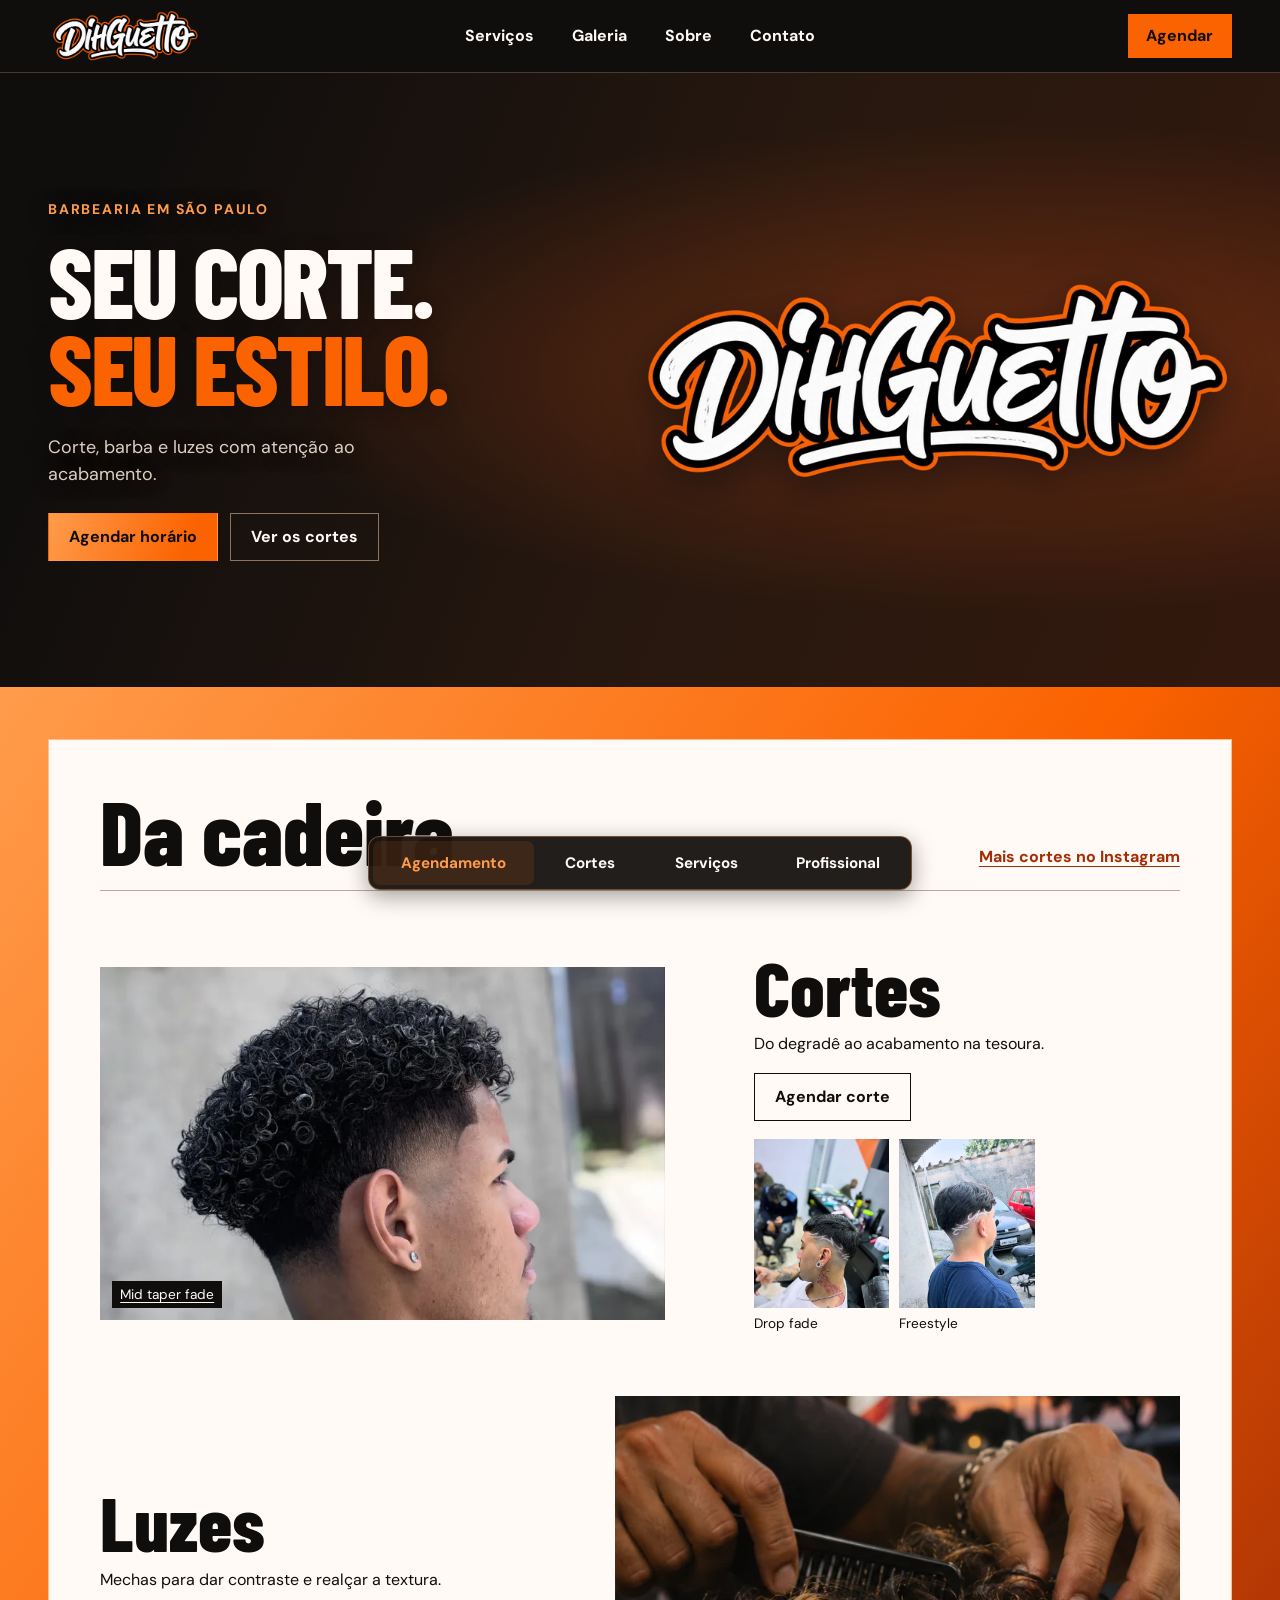
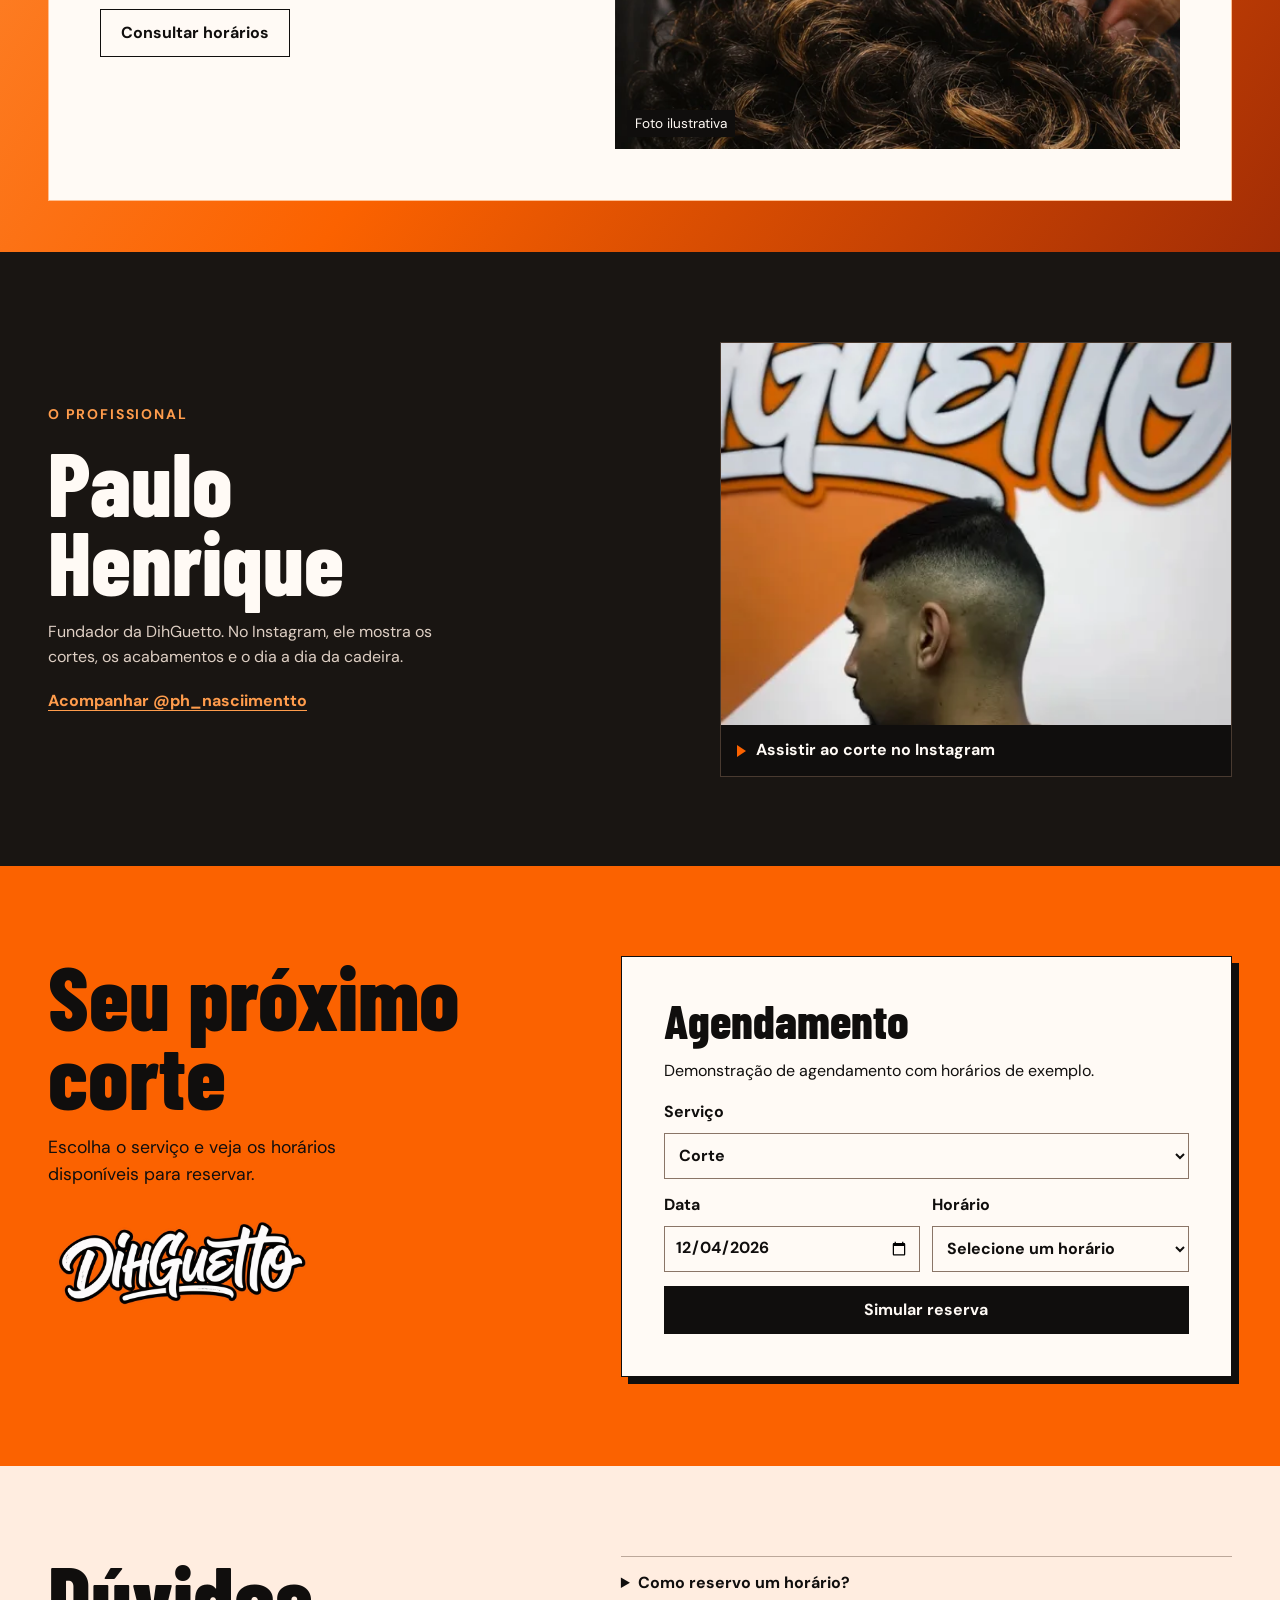
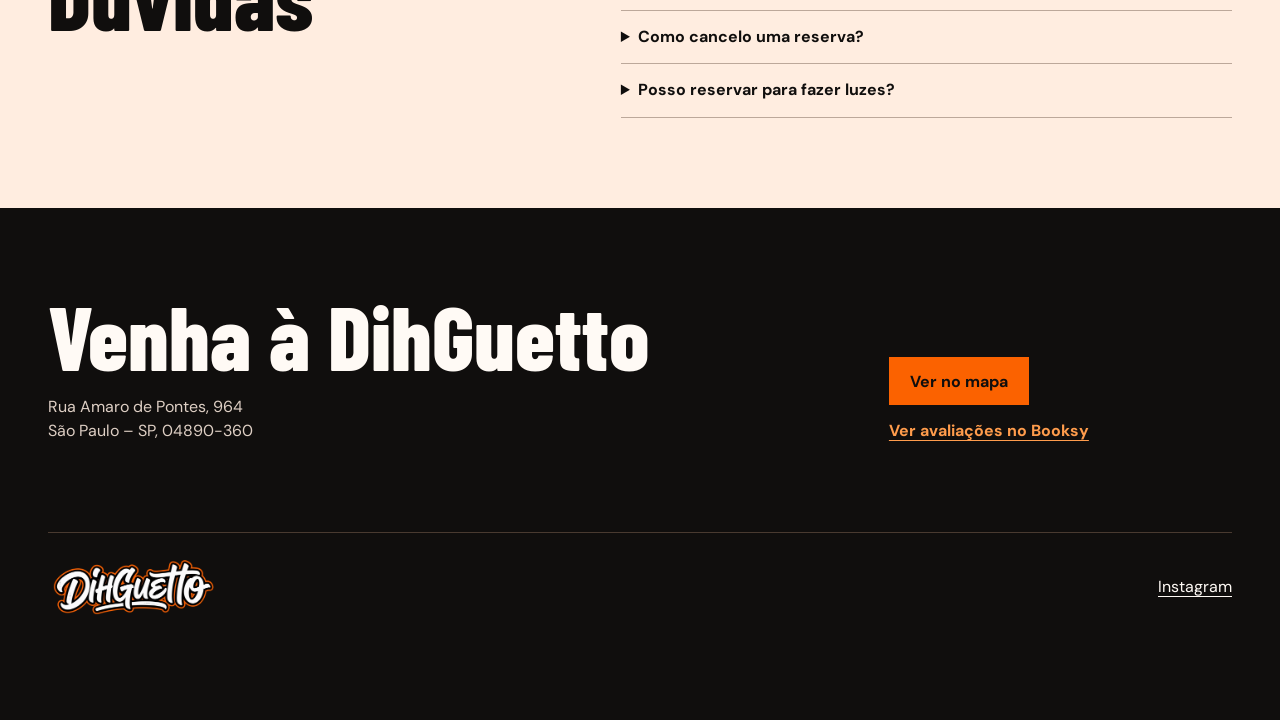
<file: index.html>
<!doctype html>
<html lang="pt-BR">
<head>
<meta charset="utf-8">
<meta name="viewport" content="width=device-width, initial-scale=1">
<meta name="description" content="DihGuetto Barbearia em São Paulo. Conheça os cortes, barba e luzes, confira os trabalhos e consulte a agenda.">
<title>DihGuetto Barbearia | Prévia</title>
<meta name="robots" content="noindex, nofollow">
<link rel="preconnect" href="https://fonts.googleapis.com">
<link rel="preconnect" href="https://fonts.gstatic.com" crossorigin>
<link href="https://fonts.googleapis.com/css2?family=Barlow+Condensed:wght@700;800;900&family=DM+Sans:wght@400;500;600;700&display=swap" rel="stylesheet">
<link rel="stylesheet" href="./palette.css">
<link rel="stylesheet" href="./style.css">
<script src="./intro.js" defer></script>
<script src="./preview.js" defer></script>
<script src="./motion.js" defer></script>
<script src="./scroll-tools.js" defer></script>
</head>
<body>
<div class="intro-screen" id="intro-screen" aria-hidden="true" hidden>
  <div class="intro-content">
    <div class="intro-mark">
      <span class="intro-scissors intro-scissors-orange scissors-shape"><span></span><span></span></span>
      <span class="intro-scissors intro-scissors-white scissors-shape"><span></span><span></span></span>
    </div>
    <p>Carregando</p>
  </div>
</div>
<a class="skip" href="#conteudo">Ir para o conteúdo</a>
<header class="header" id="inicio">
  <div class="wrap nav-shell">
    <a class="brand" href="#inicio" aria-label="DihGuetto Barbearia, início"><img src="./logo.webp" alt="" width="150" height="50"></a>
    <nav aria-label="Principal">
      <a href="#servicos">Serviços</a>
      <a href="#trabalhos">Galeria</a>
      <a href="#sobre">Sobre</a>
      <a href="#contato">Contato</a>
    </nav>
    <a class="button nav-button" href="#agenda">Agendar</a>
  </div>
</header>
<main id="conteudo">
  <section class="opening" aria-labelledby="hero-title">
    <div class="cover-art" data-motion="fade">
      <img class="cover-logo" src="./logo.webp" alt="DihGuetto Barbearia" width="800" height="266" fetchpriority="high">
    </div>
    <div class="wrap opening-content">
      <div class="opening-copy">
        <p class="opening-label">Barbearia em São Paulo</p>
        <h1 id="hero-title">Seu corte.<br><span>Seu estilo.</span></h1>
        <p class="opening-description">Corte, barba e luzes com atenção ao acabamento.</p>
        <div class="opening-actions">
          <a class="button" href="#agenda">Agendar horário</a>
          <a class="button outline" href="#trabalhos">Ver os cortes</a>
        </div>
      </div>
    </div>
  </section>
  <section class="showcase" id="trabalhos" aria-labelledby="galeria-titulo">
    <div class="wrap showcase-panel">
      <div class="section-heading" data-motion="fade"><h2 id="galeria-titulo">Da cadeira</h2><a href="https://www.instagram.com/ph_nasciimentto/" target="_blank" rel="noopener noreferrer">Mais cortes no Instagram</a></div>
      <article class="category" id="cortes" aria-labelledby="cortes-titulo">
        <figure class="category-cover" data-motion="rotate">
          <img class="cut-cover" src="./corte-mid-taper.webp" alt="Corte mid taper fade com cachos no topo e degradê na lateral" width="800" height="1052" loading="lazy">
          <figcaption><a href="https://www.instagram.com/p/Df7mEzhm0NH/" target="_blank" rel="noopener noreferrer">Mid taper fade</a></figcaption>
        </figure>
        <div class="category-body" data-motion="rise">
          <h3 id="cortes-titulo">Cortes</h3>
          <p>Do degradê ao acabamento na tesoura.</p>
          <a class="button outline" href="#agenda" data-service="corte">Agendar corte</a>
          <div class="photo-grid" id="photos-cortes" role="group" aria-label="Galeria de cortes">
            <figure><a href="https://www.instagram.com/p/DaqWnswES21/" target="_blank" rel="noopener noreferrer" aria-label="Abrir Drop fade no Instagram"><img src="./corte-drop-fade.webp" alt="Drop fade com desenho na lateral" width="460" height="613" loading="lazy"></a><figcaption>Drop fade</figcaption></figure>
            <figure><a href="https://www.instagram.com/p/DZa0Ymkkd4E/" target="_blank" rel="noopener noreferrer" aria-label="Abrir Freestyle no Instagram"><img src="./corte-freestyle.webp" alt="Corte freestyle com desenho na nuca" width="460" height="607" loading="lazy"></a><figcaption>Freestyle</figcaption></figure>
          </div>
          <p class="gallery-status" id="gallery-cortes-status" role="status"></p>
        </div>
      </article>
      <article class="category reverse" id="luzes" aria-labelledby="luzes-titulo">
        <figure class="category-cover" data-motion="slide" data-direction="right">
          <img src="./luzes-capa.webp" alt="Detalhe ilustrativo de luzes douradas em cabelo cacheado" width="720" height="960" loading="lazy">
          <figcaption>Foto ilustrativa</figcaption>
        </figure>
        <div class="category-body" data-motion="rise">
          <h3 id="luzes-titulo">Luzes</h3>
          <p>Mechas para dar contraste e realçar a textura.</p>
          <a class="button outline" href="#agenda" data-service="luzes">Consultar horários</a>
          <div class="photo-grid" id="photos-luzes" aria-label="Galeria de luzes"></div>
          <p class="gallery-status" id="gallery-luzes-status" role="status"></p>
        </div>
      </article>
    </div>
  </section>
  <section class="about" id="sobre" aria-labelledby="sobre-titulo">
    <div class="wrap about-grid">
      <div class="about-copy" data-motion="fade">
        <p class="opening-label">O profissional</p>
        <h2 id="sobre-titulo">Paulo Henrique</h2>
        <p>Fundador da DihGuetto. No Instagram, ele mostra os cortes, os acabamentos e o dia a dia da cadeira.</p>
        <a class="text-link" href="https://www.instagram.com/ph_nasciimentto/" target="_blank" rel="noopener noreferrer">Acompanhar @ph_nasciimentto</a>
      </div>
      <a class="reel" href="https://www.instagram.com/reel/DfsfDOsOC81/" target="_blank" rel="noopener noreferrer" data-motion="rise">
        <img src="./corte-dihguetto.webp" alt="" width="460" height="818" loading="lazy">
        <span class="reel-label"><span class="play" aria-hidden="true"></span>Assistir ao corte no Instagram</span>
      </a>
    </div>
  </section>
<section class="booking" id="agenda" aria-labelledby="agenda-titulo"><div class="wrap booking-grid">
  <div class="booking-copy" data-motion="fade">
    <h2 id="agenda-titulo">Seu próximo corte</h2>
    <p>Escolha o serviço e veja os horários disponíveis para reservar.</p>
    <img src="./logo.webp" alt="" width="360" height="120" loading="lazy">
  </div>
  <div class="booking-form-panel" id="servicos" data-motion="fade">
    <h3>Agendamento</h3>
    <p id="preview-disclosure">Demonstração de agendamento com horários de exemplo.</p>
    <form id="preview-booking" aria-describedby="preview-disclosure" hidden>
      <label>Serviço<select name="service" id="preview-service" required>
        <option value="corte">Corte</option>
        <option value="barba">Barba</option>
        <option value="combo">Corte + barba</option>
        <option value="luzes">Luzes</option>
      </select></label>
      <div class="fields">
        <label>Data<input name="date" id="preview-date" type="date" required></label>
        <label>Horário<select name="time" id="preview-time" required>
          <option value="">Selecione um horário</option>
          <option value="10:00">10:00</option>
          <option value="14:30">14:30</option>
          <option value="17:00">17:00</option>
        </select></label>
      </div>
      <button type="submit" class="button">Simular reserva</button>
    </form>
    <p class="service-summary" id="preview-result" role="status"></p>
  </div>
</div></section>
  <section class="questions" id="duvidas" aria-labelledby="duvidas-titulo">
    <div class="wrap questions-grid">
      <h2 id="duvidas-titulo" data-motion="fade">Dúvidas</h2>
      <div data-motion="rise">
        <details><summary>Como reservo um horário?</summary><p>Escolha um serviço, uma data e um horário livre. Depois, informe seus dados e confirme. Guarde o código mostrado na tela.</p></details>
        <details><summary>Como cancelo uma reserva?</summary><p>Abra “Cancelar uma reserva” na seção de agendamento. Informe a data e o código antes do horário marcado para liberar a vaga.</p></details>
        <details><summary>Posso reservar para fazer luzes?</summary><p>Quando o serviço estiver disponível, selecione Luzes na agenda para ver o preço, a duração e os horários livres.</p></details>
      </div>
    </div>
  </section>
  <section class="contact" id="contato" aria-labelledby="contato-titulo">
    <div class="wrap contact-grid">
      <div data-motion="fade">
        <h2 id="contato-titulo">Venha à DihGuetto</h2>
        <address>Rua Amaro de Pontes, 964<br>São Paulo – SP, 04890-360</address>
      </div>
      <div class="contact-actions" data-motion="rise">
        <a class="button" href="https://www.google.com/maps/search/?api=1&amp;query=Rua+Amaro+de+Pontes+964+S%C3%A3o+Paulo" target="_blank" rel="noopener noreferrer">Ver no mapa</a>
        <a class="text-link" href="https://booksy.com/pt-br/413314_dihguetto_barbearias_1047773_sao-paulo" target="_blank" rel="noopener noreferrer">Ver avaliações no Booksy</a>
      </div>
    </div>
  </section>
</main>
<footer>
  <div class="wrap foot" data-motion="fade">
    <a href="#inicio" aria-label="DihGuetto Barbearia, voltar ao início"><img src="./logo.webp" alt="" width="166" height="55"></a>
    <div><a href="https://www.instagram.com/ph_nasciimentto/" target="_blank" rel="noopener noreferrer">Instagram</a></div>
  </div>
</footer>
<nav class="quick-nav" aria-label="Acesso rápido">
  <a href="#agenda">Agendamento</a>
  <a href="#cortes">Cortes</a>
  <a href="#servicos">Serviços</a>
  <a href="#sobre">Profissional</a>
</nav>
<div class="scroll-tools" id="scroll-tools" aria-hidden="true" hidden>
  <span class="scroll-tool">
    <img class="scroll-clipper-image" src="./maquininha-rolagem.webp" alt="" width="160" height="160">
  </span>
  <span class="scroll-tool">
    <span class="scroll-shears">
      <img class="scroll-shears-half" src="./tesoura-rolagem.webp" alt="" width="160" height="160">
      <img class="scroll-shears-half" src="./tesoura-rolagem.webp" alt="" width="160" height="160">
    </span>
  </span>
</div>
</body>
</html>
</file>
<file: palette.css>
:root {
  --brand-white: #fffaf5;
  --brand-black: #100e0d;
  --brand-orange: #fb6200;
  --brand-amber: #ff9c4c;
  --brand-burnt: #a32d05;
  --brand-tint: #ffede0;
}
</file>
<file: style.css>
:root {
  color-scheme: light;
  --paper: var(--brand-white);
  --ink: var(--brand-black);
  --line: #bca89a;
  --coal: #191512;
  --dark-line: #493a30;
  --light-muted: #decfc4;
  --display: "Barlow Condensed", "Arial Narrow", Impact, sans-serif;
  --body: "DM Sans", Arial, sans-serif;
  --motion-ease: cubic-bezier(.22, 1, .36, 1);
  --quick-nav-space: calc(78px + env(safe-area-inset-bottom, 0px));
}
* { box-sizing: border-box; }
html { scroll-padding-top: 88px; scroll-padding-bottom: var(--quick-nav-space); }
body { margin: 0; color: var(--ink); background: var(--paper); font: 1rem/1.55 var(--body); }
img { display: block; max-width: 100%; height: auto; }
a { color: inherit; text-underline-offset: .22em; }
button, input, select { font: inherit; }
:focus-visible { outline: 3px solid var(--brand-burnt); outline-offset: 4px; }
[hidden] { display: none !important; }
.intro-screen {
  position: fixed;
  inset: 0;
  z-index: 5;
  display: grid;
  place-items: center;
  background:
    radial-gradient(ellipse at 54% 55%, #fb620063, #a037105c 27%, transparent 60%),
    radial-gradient(ellipse at 94% 104%, #e74c0b99, transparent 53%),
    linear-gradient(148deg, #080605 12%, #100907 58%, #4d1608);
  color: var(--paper);
}
.intro-screen.intro-leaving { opacity: 0; transition: opacity 200ms ease-out; }
.intro-content { display: grid; justify-items: center; gap: 10px; }
.intro-content > p { margin: 0; font-size: .875rem; font-weight: 700; letter-spacing: .13em; text-transform: uppercase; }
.intro-mark { position: relative; width: 124px; height: 100px; }
.scissors-shape { position: absolute; top: 50%; left: 50%; width: 108px; height: 36px; margin: -18px 0 0 -49px; transform-origin: 49px 18px; }
.intro-scissors { transform: rotate(var(--scissor-angle)); animation: intro-cross 840ms var(--motion-ease) both; }
.intro-scissors-orange { color: var(--brand-orange); --scissor-angle: -142deg; --scissor-entry-angle: -110deg; --scissor-offset: 23px; }
.intro-scissors-white { --scissor-angle: -38deg; --scissor-entry-angle: -70deg; --scissor-offset: -23px; }
.scissors-shape > span { position: absolute; top: 16px; left: 12px; width: 88px; height: 4px; background: linear-gradient(to right, currentColor 44%, transparent 44%); transform-origin: 37px 2px; --blade-open: -14deg; --blade-closed: -3deg; transform: rotate(var(--blade-open)); }
.scissors-shape > span + span { --blade-open: 14deg; --blade-closed: 3deg; }
.intro-scissors > span { animation: intro-snip 1490ms ease-in-out; }
.scissors-shape > span::before { content: ""; position: absolute; top: -5px; left: -10px; width: 17px; height: 14px; border: 3px solid currentColor; border-radius: 50%; background: var(--ink); }
.scissors-shape > span::after { content: ""; position: absolute; inset: -1px 0 -1px 36px; background: currentColor; clip-path: polygon(0 0, 100% 45%, 0 100%); }
.scissors-shape::after { content: ""; position: absolute; left: 46px; top: 15px; width: 6px; height: 6px; border: 1px solid currentColor; border-radius: 50%; background: var(--ink); }
@keyframes intro-cross {
  from { opacity: 0; transform: translateX(var(--scissor-offset)) rotate(var(--scissor-entry-angle)) scale(.85); }
  to { opacity: 1; transform: rotate(var(--scissor-angle)); }
}
@keyframes intro-snip {
  0%, 62%, 100% { transform: rotate(var(--blade-open)); }
  81% { transform: rotate(var(--blade-closed)); }
}
.scroll-tools { position: fixed; inset: 0; z-index: 4; overflow: hidden; opacity: 0; pointer-events: none; transition: opacity 230ms ease-out; }
.scroll-tools.is-scrolled { opacity: .94; }
.intro-screen:not([hidden]) ~ .scroll-tools { visibility: hidden; }
.scroll-tool { position: absolute; top: 0; left: 0; display: grid; place-items: center; width: 44px; height: 44px; filter: drop-shadow(0 0 1px #fff1e480) drop-shadow(0 2px 3px #100e0dc4); }
.scroll-clipper-image { width: 100%; height: 100%; transform: translateY(var(--clipper-blade-shift, 0px)) rotate(-19deg); }
.scroll-shears { position: relative; width: 100%; height: 100%; }
.scroll-shears-half { position: absolute; inset: 0; width: 100%; height: 100%; transform-origin: 53% 40%; }
.scroll-shears-half:first-child {
  clip-path: polygon(48% 31%, 65% 23%, 100% 0, 100% 17.3%, 55.5% 41%, 47% 53%, 39% 69%, 37% 100%, 0 100%, 0 72%, 20% 65%, 30% 60%, 48% 45%);
  transform: rotate(calc((13deg - var(--shear-angle, 13deg)) * .72));
}
.scroll-shears-half:last-child {
  clip-path: polygon(52% 38.4%, 100% 16.8%, 100% 36%, 61% 48%, 54.7% 45%, 30% 62%, 20% 66%, 0 73%, 0 38%, 33% 44%, 47% 36%);
  transform: rotate(calc((var(--shear-angle, 13deg) - 13deg) * .72));
}
@media (prefers-reduced-motion: reduce) { .intro-screen, .scroll-tools { display: none; } }
.wrap { width: min(1240px, calc(100% - 96px)); margin-inline: auto; }
.skip { position: fixed; background: var(--paper); top: 10px; left: 10px; padding: .75rem; z-index: 4; transform: translateY(-150%); }
.skip:focus { transform: none; }
h1, h2, h3 { font-family: var(--display); font-weight: 800; line-height: .88; margin: 0; }
h2 { font-size: clamp(3.25rem, 7vw, 6.7rem); }
p { margin: 0 0 1rem; }
.header { position: sticky; top: 0; z-index: 3; background: var(--ink); color: var(--paper); border-bottom: 1px solid var(--dark-line); }
.nav-shell { display: grid; grid-template-columns: 1fr auto 1fr; align-items: center; gap: 18px; min-height: 72px; }
.foot { display: flex; align-items: center; justify-content: space-between; gap: 12px; }
.brand { flex-shrink: 0; }
.nav-shell nav, .foot > div { display: flex; align-items: center; gap: clamp(14px, 3vw, 38px); }
.nav-shell nav > a { font-weight: 700; text-decoration: none; }
.nav-shell nav > a:hover, .foot a:hover { text-decoration: underline; }
.button { min-height: 48px; display: inline-flex; justify-content: center; align-items: center; padding: .7rem 1.25rem; border: 1px solid transparent; background: var(--ink); color: var(--paper); text-align: center; text-decoration: none; font-weight: 700; line-height: 1.2; cursor: pointer; }
.button:hover { background: var(--brand-burnt); }
.button:disabled { opacity: .65; cursor: wait; }
.button.nav-button { justify-self: end; min-height: 42px; padding-inline: 1.1rem; }
.button.outline { background: transparent; border-color: currentColor; color: var(--ink); }
.button.outline:hover { background: var(--brand-tint); }
.header .button, .opening .button:not(.outline), .contact .button { background: var(--brand-orange); color: var(--ink); }
.header .button:hover, .opening .button:not(.outline):hover, .contact .button:hover { background: var(--brand-amber); }
.opening { position: relative; isolation: isolate; overflow: hidden; background: radial-gradient(ellipse at 79% 48%, #8f3812a3, transparent 54%), linear-gradient(112deg, var(--ink) 12%, #28180f 58%, #33180d); color: var(--paper); }
.opening-content { position: relative; z-index: 2; display: grid; align-items: center; min-height: clamp(520px, 48vw, 710px); padding-block: clamp(48px, 8vw, 104px); }
.opening-copy { max-width: min(100%, 650px); text-shadow: 0 2px 18px #100e0d88; }
.opening-label { margin: 0 0 16px; color: var(--brand-amber); font-size: .875rem; font-weight: 700; letter-spacing: .13em; text-transform: uppercase; }
.opening h1 { font-size: clamp(4.45rem, 7.7vw, 8rem); letter-spacing: -.025em; text-transform: uppercase; }
.opening h1 > span { color: var(--brand-orange); }
.opening-description { max-width: 30ch; margin-block: 23px 24px; color: var(--light-muted); font-size: clamp(1rem, 1.4vw, 1.25rem); }
.opening-actions { display: flex; flex-wrap: wrap; gap: 12px; text-shadow: none; }
.opening .button:not(.outline) { background: linear-gradient(112deg, var(--brand-amber), var(--brand-orange) 82%); }
.opening .button.outline { color: var(--paper); border-color: #8d7462; }
.opening .button.outline:hover { background: var(--coal); border-color: var(--brand-amber); }
.cover-art { position: absolute; inset: 0 0 0 auto; display: grid; place-items: center; width: min(55%, 58rem); padding-inline: clamp(20px, 4vw, 72px); pointer-events: none; }
.cover-logo { width: min(100%, 44rem); height: auto; filter: drop-shadow(0 12px 22px #100e0da8); }
.header :focus-visible, .opening :focus-visible, .about :focus-visible, .contact :focus-visible, footer :focus-visible { outline-color: var(--brand-amber); }
.showcase { padding-block: clamp(18px, 4vw, 60px); overflow: clip; background: linear-gradient(125deg, var(--brand-amber), var(--brand-orange) 54%, var(--brand-burnt)); }
.showcase-panel { padding: clamp(16px, 4vw, 58px); background: var(--paper); border: 1px solid #ffbf91; }
.section-heading { display: flex; justify-content: space-between; align-items: end; gap: 16px; border-bottom: 1px solid var(--line); padding-bottom: 20px; }
.section-heading > a { color: var(--brand-burnt); font-weight: 700; }
.category { display: grid; grid-template-columns: 1.14fr .86fr; align-items: center; gap: clamp(20px, 7vw, 110px); margin-top: clamp(24px, 5vw, 62px); }
.category.reverse { grid-template-columns: .86fr 1.14fr; }
.category.reverse > figure { grid-column: 2; grid-row: 1; }
.category.reverse > div { grid-column: 1; grid-row: 1; }
.category-cover { margin: 0; position: relative; overflow: hidden; background: var(--ink); }
.category-cover > img { width: 100%; aspect-ratio: 8 / 5; object-fit: cover; object-position: center 42%; transition: transform 500ms var(--motion-ease); }
.category-cover > .cut-cover { object-position: center 35%; }
.category-cover > figcaption { position: absolute; bottom: 12px; left: 12px; font-size: .85rem; padding: 3px 8px; color: var(--paper); background: var(--ink); }
.category-cover :focus-visible { outline-color: var(--brand-amber); }
.category h3 { font-size: clamp(3rem, 6vw, 6rem); margin-bottom: 12px; }
.category p { max-width: 32ch; }
.gallery-status { color: #675244; margin-top: 14px; font-size: .92rem; }
.gallery-status:empty, .photo-grid:empty { display: none; }
.photo-grid { display: grid; grid-template-columns: repeat(auto-fill, minmax(min(100%, 110px), 1fr)); gap: 10px; margin-top: 18px; }
.photo-grid figure { margin: 0; min-width: 0; }
.photo-grid a { display: block; }
.photo-grid img { width: 100%; aspect-ratio: 4 / 5; object-fit: cover; }
.photo-grid figcaption { padding-top: 5px; overflow-wrap: anywhere; font-size: .85rem; }
.about { background: var(--coal); color: var(--paper); }
.about-grid { display: grid; grid-template-columns: minmax(0, 1fr) minmax(0, .88fr); gap: clamp(20px, 7vw, 110px); align-items: center; padding-block: clamp(48px, 7vw, 90px); }
.about-copy h2 { max-width: 10ch; }
.about-copy h2 + p { max-width: 36ch; color: var(--light-muted); margin-block: 20px; }
.text-link { font-weight: 700; color: var(--brand-amber); }
.reel { position: relative; display: block; min-width: 0; background: var(--ink); border: 1px solid var(--dark-line); text-decoration: none; }
.reel:hover { border-color: var(--brand-amber); }
.reel > img { width: 100%; aspect-ratio: 4 / 3; object-fit: cover; object-position: center 45%; }
.reel-label { display: flex; align-items: center; gap: 10px; padding: .8rem 1rem; color: var(--paper); font-weight: 700; }
.play { display: block; flex: 0 0 auto; width: 0; height: 0; border-block: 6px solid transparent; border-left: 9px solid var(--brand-orange); }
.booking { background: var(--brand-orange); }
.booking-grid { display: grid; grid-template-columns: .87fr 1.13fr; align-items: start; gap: clamp(24px, 8vw, 110px); padding-block: clamp(42px, 7vw, 90px); }
.booking-copy > p { margin-top: 20px; max-width: 30ch; font-size: 1.1rem; }
.booking-copy > img { width: min(65%, 260px); margin-top: 32px; }
.booking-form-panel { min-width: 0; background: var(--paper); border: 1px solid var(--ink); box-shadow: 7px 7px 0 var(--ink); padding: clamp(18px, 4vw, 42px); }
.booking-form-panel h3 { font-size: clamp(2.05rem, 4vw, 3rem); margin-bottom: 18px; }
form, label { display: grid; gap: 8px; }
form { gap: 14px; }
label { font-weight: 700; }
input, select { width: 100%; min-width: 0; min-height: 46px; padding: 8px 10px; color: var(--ink); background: var(--paper); border: 1px solid #8a7567; border-radius: 0; }
.fields { display: grid; grid-template-columns: repeat(2, minmax(0, 1fr)); align-items: end; gap: 12px; }
details { border-top: 1px solid var(--line); padding-top: 12px; }
details > form { margin-top: 12px; }
summary { font-weight: 700; cursor: pointer; }
.muted { color: #604b3f; font-size: .92rem; margin: 0; }
#availability:empty, #booking-status:empty, #cancel-status:empty { display: none; }
#booking-status, #cancel-status { margin-block: 14px; overflow-wrap: anywhere; }
#booking:not([hidden]) + #booking-status + details { margin-top: 20px; }
footer { color: var(--paper); background: var(--ink); padding-bottom: var(--quick-nav-space); }
.foot { min-height: 110px; border-top: 1px solid var(--dark-line); }
.quick-nav {
  position: fixed;
  z-index: 4;
  inset-inline: 0;
  bottom: calc(10px + env(safe-area-inset-bottom, 0px));
  width: min(34rem, calc(100% - 16px));
  margin-inline: auto;
  display: grid;
  grid-template-columns: 1.22fr .82fr .91fr 1.05fr;
  gap: 2px;
  padding: 4px;
  color: var(--paper);
  background: #191512f5;
  border: 1px solid #fb965b64;
  border-radius: 12px;
  box-shadow: 0 6px 22px #100e0d66;
}
.quick-nav a { display: grid; place-items: center; min-height: 44px; padding-inline: 2px; color: inherit; border-radius: 7px; text-align: center; text-decoration: none; font-size: clamp(.875rem, 2vw, .95rem); font-weight: 700; line-height: 1.2; }
.quick-nav a:first-child { color: var(--brand-amber); background: #fb62001f; }
.quick-nav a:hover,
.quick-nav a:focus-visible,
body:has(#agenda:target) .quick-nav a[href="#agenda"],
body:has(#cortes:target, #trabalhos:target) .quick-nav a[href="#cortes"],
body:has(#servicos:target) .quick-nav a[href="#servicos"],
body:has(#sobre:target) .quick-nav a[href="#sobre"] { color: var(--brand-amber); background: #fb620030; }
.quick-nav a:focus-visible { outline: 2px solid var(--brand-amber); outline-offset: -2px; }
.contact { color: var(--paper); background: var(--ink); padding-block: clamp(46px, 7vw, 88px); }
.contact-grid { display: grid; grid-template-columns: minmax(0, 1fr) minmax(0, .42fr); gap: 24px; align-items: end; }
.contact address { margin-top: 20px; color: var(--light-muted); font-style: normal; }
.contact-actions { display: flex; flex-direction: column; align-items: start; gap: 14px; }
[data-motion="rotate"] { --entry-transform: rotate(-8deg) scale(.96); --entry-duration: 650ms; --entry-ease: var(--motion-ease); transform-origin: center; }
[data-motion="slide"] { --entry-transform: translateX(-28px); --entry-duration: 600ms; --entry-ease: var(--motion-ease); }
[data-motion="slide"][data-direction="right"] { --entry-transform: translateX(28px); }
[data-motion="fade"] { --entry-duration: 450ms; --entry-ease: ease-out; }
[data-motion="rise"] { --entry-transform: translateY(18px); --entry-duration: 550ms; --entry-ease: var(--motion-ease); }
@media (prefers-reduced-motion: no-preference) {
  .entry-wait { opacity: 0; transform: var(--entry-transform, none); }
  .entry-run { animation: entry-in var(--entry-duration) var(--entry-ease); }
  .entry-wait:focus-within, .entry-run:focus-within { opacity: 1; transform: none; animation: none; }
  @keyframes entry-in { from { opacity: 0; transform: var(--entry-transform, none); } to { opacity: 1; transform: none; } }
}
@media (hover: hover) and (prefers-reduced-motion: no-preference) {
  .category-cover:hover > img { transform: scale(1.045); }
  .button, .reel, .quick-nav a { transition: background-color 180ms ease-out, border-color 180ms ease-out; }
}
.questions { padding-block: clamp(42px, 7vw, 90px); background: var(--brand-tint); }
.questions-grid { display: grid; grid-template-columns: .87fr 1.13fr; gap: clamp(24px, 8vw, 110px); }
.questions details { padding-block: 14px; }
.questions details:last-child { border-bottom: 1px solid var(--line); }
.questions details p { margin: 10px 0 0; max-width: 60ch; }
.service-summary { background: var(--brand-tint); padding: 10px 12px; margin: 0; font-weight: 700; }
.service-summary:empty { display: none; }
.photo-dialog { width: min(760px, calc(100% - 32px)); max-height: calc(100% - 32px); background: var(--paper); color: var(--ink); border: 2px solid var(--ink); padding: 14px; }
.photo-dialog::backdrop { background: #17110de0; }
.photo-dialog-bar { display: flex; align-items: center; justify-content: space-between; gap: 12px; margin-bottom: 10px; }
.photo-dialog img { width: 100%; max-height: 70vh; object-fit: contain; background: var(--ink); }
@media (max-width: 840px) {
  :root {
    --page-gutter: clamp(1.125rem, 5.5vw, 2.5rem);
    --section-space: clamp(3.75rem, 10vw, 5.5rem);
    --quick-nav-space: calc(86px + env(safe-area-inset-bottom, 0px));
  }
  html { scroll-padding-top: 80px; }
  .scroll-tools.is-scrolled { opacity: .78; }
  .scroll-tool { width: 30px; height: 30px; }
  .wrap { width: calc(100% - var(--page-gutter) * 2); }
  .nav-shell { grid-template-columns: minmax(0, 1fr) auto; gap: clamp(12px, 4vw, 24px); min-height: 66px; }
  .brand > img { width: clamp(106px, 30vw, 136px); }
  .nav-shell nav > a:not([href="#contato"]) { display: none; }
  .nav-shell nav > a { display: flex; align-items: center; min-height: 44px; font-size: .9rem; }
  .button.nav-button { display: none; }
  .opening { background: radial-gradient(ellipse at 62% 18%, #a9471a99, transparent 51%), linear-gradient(154deg, #28170e, var(--ink) 56%, #2c170f); }
  .cover-art { position: relative; inset: auto; width: 100%; min-height: clamp(210px, 54vw, 338px); padding: 32px var(--page-gutter); }
  .cover-logo { width: min(100%, 34rem); }
  .opening-content { display: block; min-height: auto; padding-block: 18px var(--section-space); }
  .opening-copy { text-shadow: none; }
  .opening h1 { font-size: clamp(3.5rem, 11.8vw, 6.75rem); line-height: .94; }
  .opening-description { margin-block: 20px 28px; }
  .opening-actions { gap: 12px; }
  .showcase, .about-grid, .booking-grid, .questions, .contact { padding-block: var(--section-space); }
  .section-heading { align-items: start; flex-direction: column; gap: 14px; padding-bottom: 22px; }
  .showcase-panel { padding: clamp(16px, 5vw, 34px); }
  .category, .category.reverse { grid-template-columns: 1fr; gap: 26px; margin-top: 28px; }
  .category + .category { margin-top: 40px; padding-top: 32px; border-top: 1px solid var(--line); }
  .category.reverse > figure, .category.reverse > div { grid-area: auto; }
  .photo-grid { gap: 12px; margin-top: 24px; }
  .about-grid, .booking-grid, .contact-grid, .questions-grid { grid-template-columns: 1fr; gap: 28px; }
  .reel { max-width: 560px; }
  .booking-copy > img { display: none; }
  .booking-form-panel { box-shadow: 5px 5px 0 var(--ink); }
  .booking form { gap: 16px; }
  .questions details { padding-block: 18px; }
  .contact-actions { gap: 18px; }
  .foot { flex-wrap: wrap; gap: 14px; min-height: auto; padding-block: 22px; }
  .foot img { width: 108px; }
  .foot > div { flex-wrap: wrap; gap: 8px 16px; }
  .quick-nav { width: min(34rem, calc(100% - 12px)); grid-template-columns: minmax(0, 1.37fr) minmax(0, .67fr) minmax(0, .84fr) minmax(0, 1.12fr); }
  .quick-nav a { min-height: 48px; padding-inline: 1px; overflow-wrap: anywhere; }
}
@media (max-width: 520px) {
  .opening-actions { display: grid; max-width: 26rem; }
  .booking .fields { grid-template-columns: 1fr; gap: 16px; }
}
</file>
